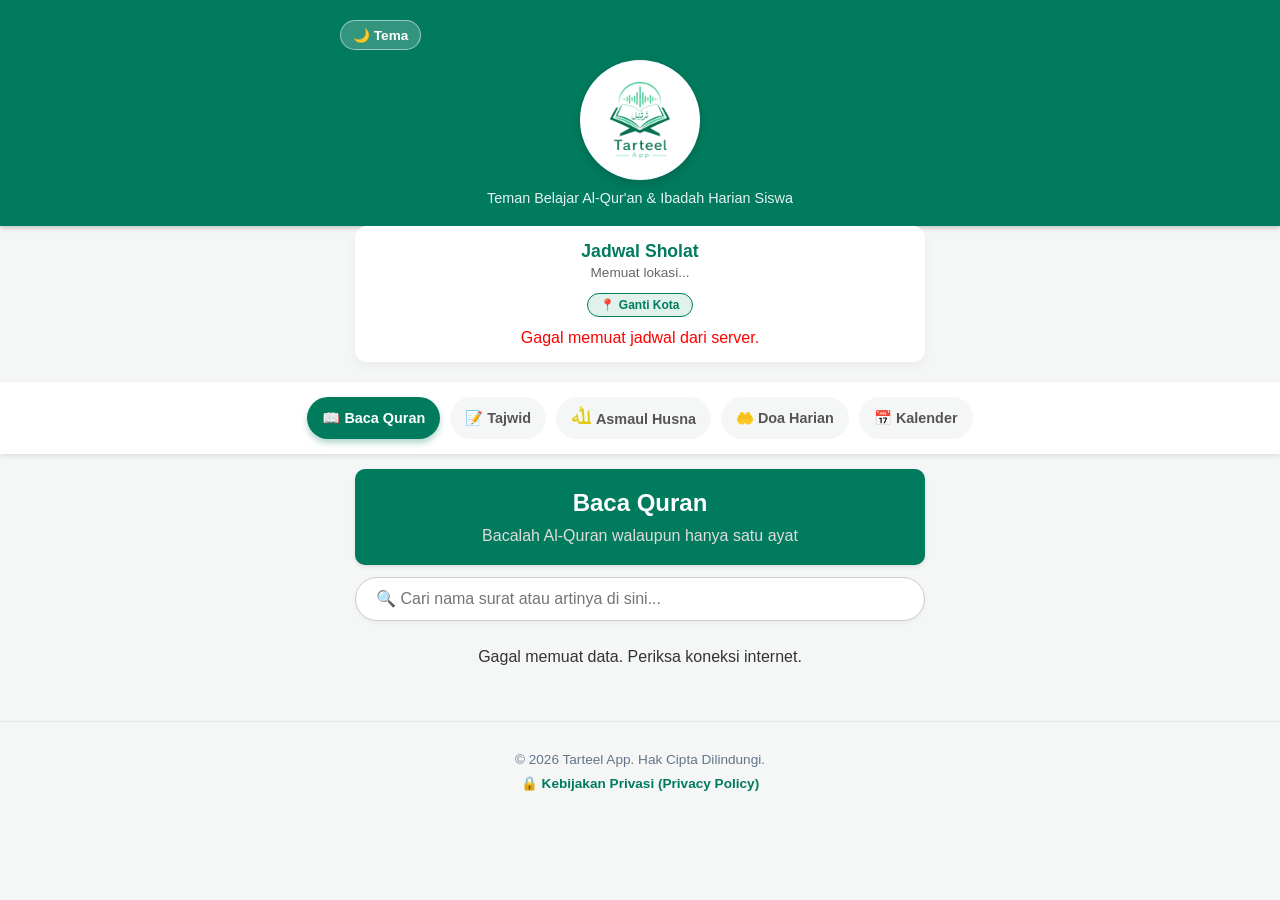
<file: index.html>
<!doctype html>
<html lang="id">
  <head>
    <meta charset="UTF-8" />
    <meta name="viewport" content="width=device-width, initial-scale=1.0" />
    <!-- JUDUL TAB BROWSER -->
    <title>Tarteel App - Teman Belajar Al-Qur'an & Ibadah Harian</title>
    <!-- PWA Manifest & Warna Tema Layar HP -->
    <link rel="manifest" href="manifest.json">
    <meta name="theme-color" content="#007b5e">
    <link rel="apple-touch-icon" href="Tarteel-removebg-preview.png">
    <!-- FAVICON (LOGO DI TAB BROWSER) -->
    <link rel="icon" type="image/png" href="Tarteel-removebg-preview.png">
    <link rel="stylesheet" href="style.css" />
    <link rel="stylesheet" href="https://cdn.datatables.net/1.13.6/css/jquery.dataTables.min.css">
</head>
  </head>
  <body>
    <script>
        if (localStorage.getItem('temaAplikasi') === 'dark') {
            document.body.classList.add('dark-mode');
        }
    </script>
    <header style="padding: 20px 15px;">
        <div style="max-width: 600px; margin: 0 auto; position: relative;">
            
            <!-- Menggunakan kelas CSS responsif -->
            <div class="posisi-tema">
                <button onclick="toggleDarkMode()" style="background: rgba(255, 255, 255, 0.2); color: white; padding: 6px 12px; border-radius: 20px; border: 1px solid rgba(255, 255, 255, 0.5); cursor: pointer; font-size: 0.85rem; font-weight: bold;">
                    🌙 Tema
                </button>
            </div>

            <div style="text-align: center;">
                <!-- <h1 style="margin: 0; font-size: 1.5rem;">Tarteel App</h1> -->
                 <!-- LOGO TARTEEL APP -->
        <div class="logo-box" style="background: white; width: 120px; height: 120px; border-radius: 50%; margin: 0 auto 10px auto; display: flex; align-items: center; justify-content: center; box-shadow: 0 4px 12px rgba(0,0,0,0.15); padding: 10px; box-sizing: border-box;">
            <img src="Tarteel-removebg-preview.png" alt="Logo Tarteel App" style="width: 100%; height: auto;">
        </div>
                <p style="margin: 5px 0 0 0; font-size: 0.9rem; opacity: 0.9;">Teman Belajar Al-Qur'an & Ibadah Harian Siswa</p>
            </div>

        </div>
    </header>
    <!-- WIDGET JADWAL SHOLAT -->
    <div style="max-width: 600px; margin: 0 auto 20px auto; padding: 0 15px;">
        <div class="jadwal-card" style="background: white; padding: 15px; border-radius: 12px; box-shadow: 0 4px 10px rgba(0,0,0,0.05);">
            <div style="text-align: center; margin-bottom: 12px;">
                <h3 style="margin: 0; color: #007b5e; font-size: 1.1rem;">Jadwal Sholat</h3>
                <p id="lokasi-sholat" style="margin: 3px 0 0 0; font-size: 0.85rem; color: #666;">Memuat lokasi...</p>
                <p id="tanggal-sholat" style="margin: 3px 0 0 0; font-size: 0.85rem; font-weight: bold; color: #333;"></p>
                
                <!-- TAMBAHAN: TOMBOL GANTI KOTA -->
                <button onclick="ubahKota()" style="margin-top: 10px; font-size: 0.75rem; background: #e0f2eb; color: #007b5e; border: 1px solid #007b5e; padding: 4px 12px; border-radius: 15px; cursor: pointer; font-weight: bold; transition: 0.3s;">
                    📍 Ganti Kota
                </button>
            </div>
            
            <div id="waktu-sholat" style="display: flex; justify-content: space-between; gap: 5px; text-align: center; overflow-x: auto;">
                <p style="font-size: 0.85rem; color: #666; width: 100%;">Sedang mengambil data Kemenag...</p>
            </div>
        </div>
    </div>

    <!-- MODAL GANTI KOTA CUSTOM -->
    <div id="modal-kota" style="display: none; position: fixed; z-index: 9999; left: 0; top: 0; width: 100%; height: 100%; background-color: rgba(0,0,0,0.5); align-items: center; justify-content: center; padding: 20px; box-sizing: border-box; backdrop-filter: blur(3px);">
        <div style="background: white; width: 100%; max-width: 350px; border-radius: 15px; padding: 25px; box-shadow: 0 10px 25px rgba(0,0,0,0.2); text-align: center; position: relative; animation: muncul 0.3s ease-out;">
            
            <!-- Tombol Silang (Tutup) -->
            <span onclick="tutupModalKota()" style="position: absolute; right: 20px; top: 15px; font-size: 1.5rem; font-weight: bold; color: #aaa; cursor: pointer;">&times;</span>

            <h3 style="color: #007b5e; margin-top: 0; margin-bottom: 10px;">📍 Cari Kota Anda</h3>
            <p style="font-size: 0.85rem; color: #666; margin-bottom: 20px; line-height: 1.4;">Masukkan nama kota atau kabupaten untuk menyesuaikan zona waktu sholat.</p>

            <!-- Kolom Input -->
            <input type="text" id="input-cari-kota" placeholder="Misal: Jakarta, Sleman..." style="width: 100%; padding: 12px; border: 2px solid #e0f2eb; border-radius: 10px; margin-bottom: 15px; box-sizing: border-box; font-family: inherit; font-size: 1rem; outline: none; transition: border 0.3s;" onfocus="this.style.borderColor='#007b5e'" onblur="this.style.borderColor='#e0f2eb'">

            <!-- Teks Notifikasi Hasil -->
            <div id="pesan-modal-kota" style="margin-bottom: 20px; font-size: 0.95rem; font-weight: bold; color: #333; min-height: 20px;"></div>

            <!-- Tombol Aksi -->
            <div id="area-tombol-kota" style="display: flex; gap: 10px; justify-content: center;">
                <button onclick="cariKotaApi()" style="background: #007b5e; color: white; border: none; padding: 10px 20px; border-radius: 20px; font-weight: bold; cursor: pointer; flex: 1; box-shadow: 0 2px 5px rgba(0,123,94,0.3);">🔍 Cari</button>
            </div>
            
        </div>
    </div>
    
    <!-- Sedikit CSS untuk animasi pop-up -->
    <style>
        @keyframes muncul {
            from { transform: scale(0.8); opacity: 0; }
            to { transform: scale(1); opacity: 1; }
        }
    </style>
        
    <!-- ======================================== -->
    <!-- TOMBOL PILIHAN MENU -->
    <div class="menu-container">
      <!-- Tombol ini memanggil fungsi JavaScript 'bukaMenu' saat diklik -->
        <button class="btn-menu aktif" onclick="bukaMenu('quran', this)">📖 Baca Quran</button>
        <button class="btn-menu" onclick="bukaMenu('tajwid', this)">📝 Tajwid</button>
        <button class="btn-menu" onclick="bukaMenu('asmaul-husna', this)"><span class="ikon-allah">ﷲ</span>  Asmaul Husna</button>
      <!-- TAMBAHAN TOMBOL DOA HARIAN -->
        <button onclick="bukaMenu('doa',this)"  class="btn-menu">🤲 Doa Harian</button>
        <button class="btn-menu" onclick="bukaMenu('kalender',this)">📅 Kalender</button> 
<!-- Sesuaikan class atau fungsi onclick-nya dengan tombol Anda yang lain -->
    </div>
    

    <main>
      <!-- 1. KONTEN BACA QURAN (Muncul pertama kali) -->
        <div id="quran" class="konten-menu" style="display: block;">
            <div class="surat-container">
                <div style="background:#007b5e; padding: 20px; border-radius: 10px; text-align: center; box-shadow: 0 2px 4px rgba(0, 0, 0, 0.1)">
            <h2 style="color: white">Baca Quran</h2>
            <p style="margin-top: 10px; color: #e2dbdb">Bacalah Al-Quran walaupun hanya satu ayat</p>
          </div>
                <!-- TAMBAHAN BARU: Kotak Pencarian Surat -->
                <input type="text" id="cari-surat" placeholder="🔍 Cari nama surat atau artinya di sini..." onkeyup="cariSurat()" style="width: 100%; padding: 12px 20px; margin-bottom: 15px; border-radius: 25px; border: 1px solid #ccc; font-size: 1rem; box-sizing: border-box; font-family: inherit; outline: none; box-shadow: 0 2px 4px rgba(0,0,0,0.05); transition: 0.3s;">
                
                <!-- Wadah list surat -->
                <div id="surat-list">
                    <p style="text-align: center; margin-top: 20px;">Memuat data Al-Qur'an...</p>
                </div>
                
            </div>
        </div>

      <!-- 2. KONTEN BELAJAR TAJWID -->
    <div id="tajwid" class="konten-menu" style="display: none">
        <div class="surat-container">
            
            <!-- KOTAK JUDUL (Diberi ID khusus agar kebal dari efek gelap) -->
            <div id="header-tajwid" style="background: #007b5e; padding: 20px; border-radius: 10px; text-align: center; box-shadow: 0 2px 4px rgba(0, 0, 0, 0.1); margin-bottom: 15px;">
                <h2 style="color: white; margin: 0;">Belajar Tajwid Dasar</h2>
                <p style="margin-top: 10px; color: #e2dbdb;">Sentuh materi untuk membaca penjelasan</p>
            </div>
            
        </div>
    </div>

      <!-- 3. KONTEN ASMAUL HUSNA (Disembunyikan sementara) -->
      <div id="asmaul-husna" class="konten-menu" style="display: none">
        <div class="surat-container">
          <div style="background: white; padding: 20px; border-radius: 10px; text-align: center; box-shadow: 0 2px 4px rgba(0, 0, 0, 0.1)">
            <h2 style="color: #007b5e">99 Asmaul Husna</h2>
            <p style="margin-top: 10px; color: #666">Daftar Asmaul Husna akan muncul di sini. (Fitur ini bisa kita kembangkan nanti)</p>
          </div>
        </div>
      </div>

      <!-- 4. KONTEN DOA HARIAN (Disembunyikan di awal) -->
        <div id="doa" class="konten-menu" style="display: none;">
            <div class="surat-container">
                
                <!-- Judul Bawaan Anda -->
                <div style="background: #007b5e; padding: 20px; border-radius: 10px; text-align: center; box-shadow: 0 2px 4px rgba(0, 0, 0, 0.1);">
                    <h2 style="color: white">100 Kumpulan Doa Harian</h2>
                    <p style="margin-top: 10px; color: #e2dbdb">Daftar 100 kumpulan doa harian</p>
                </div>
                <!-- TAMBAHAN: Kotak Pencarian Doa -->
                <input type="text" id="cari-doa" placeholder="🔍 Cari judul atau arti doa di sini..." onkeyup="cariDoa()" style="width: 100%; padding: 12px 20px; margin-bottom: 15px; border-radius: 25px; border: 1px solid #ccc; font-size: 1rem; box-sizing: border-box; font-family: inherit; outline: none; box-shadow: 0 2px 4px rgba(0,0,0,0.05); transition: 0.3s;">
                <!-- TAMBAHAN: Wadah kosong untuk meletakkan daftar lipat dari JavaScript -->
                <div id="doa-list" style="display: flex; flex-direction: column; gap: 10px;"></div>

            </div>
        </div>
        <!-- 5. KONTEN KALENDER HIJRIAH (Disembunyikan di awal) -->
    <div id="kalender" class="konten-menu" style="display: none;">
        <div class="surat-container">

            <!-- KOTAK JUDUL (Sama seperti Tajwid) -->
            <div id="header-kalender" style="background: #007b5e; padding: 20px; border-radius: 10px; text-align: center; box-shadow: 0 2px 4px rgba(0, 0, 0, 0.1); margin-bottom: 15px;">
                <h2 style="color: white; margin: 0;">Kalender Hijriah</h2>
                <p style="margin-top: 10px; color: #e2dbdb;">Tanggal Islam Hari Ini & Urutan Bulan</p>
            </div>

            <!-- KOTAK TANGGAL HARI INI -->
            <div id="info-hijriah" style="background: white; padding: 20px; border-radius: 10px; text-align: center; margin-bottom: 15px; box-shadow: 0 2px 4px rgba(0,0,0,0.1);">
                <h3 style="color: #666; margin: 0 0 10px 0; font-size: 1rem;">Tanggal Hijriah Hari Ini:</h3>
                <h1 id="tanggal-hijriah-teks" style="color: #007b5e; margin: 0; font-size: 1.8rem; font-weight: bold;">Memuat...</h1>
            </div>

            <!-- DAFTAR BULAN HIJRIAH -->
            <div id="list-bulan" style="display: flex; flex-direction: column; gap: 10px;">
                <!-- Nanti akan diisi oleh JavaScript -->
            </div>

        </div>
    </div>
     <!-- ======================================================= -->
       <!-- SCRIPT KALENDER HIJRIAH (FIX ACCORDION BISA DITUTUP) -->
       <!-- ======================================================= -->
       <script>
           let tahunHijriahGlobal = ""; 
           let bulanIniGlobal = 0;
           let tanggalIniGlobal = 0;

           function ubahKeAngkaArab(angka) {
               const digitArab = ['٠', '١', '٢', '٣', '٤', '٥', '٦', '٧', '٨', '٩'];
               return angka.toString().split('').map(d => digitArab[d]).join('');
           }

           window.bukaPanelBulan = function(elemen, bulanAngka) {
               let panel = elemen.nextElementSibling;
               let icon = elemen.querySelector('.panah-icon');
               
               // KUNCI PERBAIKAN: Catat dulu status panel INI sebelum semua panel ditutup!
               let apakahSedangTerbuka = (panel.style.display === "block");
               
               // Tutup semua panel dan kembalikan semua panah ke bawah
               document.querySelectorAll('.panel-kalender-bulan').forEach(p => p.style.display = 'none');
               document.querySelectorAll('.panah-icon').forEach(i => i.innerText = '▼');
               
               // Jika SEBELUMNYA panel ini tertutup, baru kita buka.
               // (Jika sebelumnya terbuka, biarkan saja tertutup karena sudah dieksekusi kode di atas)
               if (!apakahSedangTerbuka) {
                   panel.style.display = "block";
                   icon.innerText = "▲"; 
                   
                   let wadahGrid = panel.querySelector('.wadah-grid-api');
                   
                   if(wadahGrid.innerHTML === "") {
                       wadahGrid.innerHTML = '<p style="text-align:center; padding:20px; color:#666;">⏳ Mengambil data presisi...</p>';
                       
                       fetch(`https://api.aladhan.com/v1/hToGCalendar/${bulanAngka}/${tahunHijriahGlobal}`)
                           .then(response => response.json())
                           .then(data => {
                               let hariBulanIni = data.data;
                               
                               let htmlGrid = `
                                   <div class="grid-kalender-hijriah">
                                       <div class="hari-header">Ahd</div>
                                       <div class="hari-header">Sen</div>
                                       <div class="hari-header">Sel</div>
                                       <div class="hari-header">Rab</div>
                                       <div class="hari-header">Kam</div>
                                       <div class="hari-header">Jum</div>
                                       <div class="hari-header">Sab</div>
                               `;
                               
                               const namaHariEng = ["Sunday", "Monday", "Tuesday", "Wednesday", "Thursday", "Friday", "Saturday"];
                               let hariPertamaEng = hariBulanIni[0].gregorian.weekday.en;
                               let indexHariPertama = namaHariEng.indexOf(hariPertamaEng);
                               
                               for(let i = 0; i < indexHariPertama; i++) {
                                   htmlGrid += `<div class="hari-kosong"></div>`;
                               }
                               
                               hariBulanIni.forEach(hariObj => {
                                   let tglHijri = parseInt(hariObj.hijri.day);
                                   let tglMasehi = parseInt(hariObj.gregorian.day);
                                   let tglHijriArab = ubahKeAngkaArab(tglHijri);
                                   
                                   let kelasAktif = (bulanAngka === bulanIniGlobal && tglHijri === tanggalIniGlobal) ? " hari-ini-aktif" : "";
                                   
                                   htmlGrid += `
                                       <div class="hari-kotak-api${kelasAktif}">
                                           <div class="tgl-h" style="font-size: 1.6rem; margin-bottom: 2px;">${tglHijriArab}</div>
                                           <div class="tgl-m">${tglMasehi}</div>
                                       </div>
                                   `;
                               });
                               
                               htmlGrid += `</div>`;
                               wadahGrid.innerHTML = htmlGrid;
                           })
                           .catch(err => {
                               wadahGrid.innerHTML = '<p style="text-align:center; color:red;">Gagal mengambil kalender. Periksa koneksi.</p>';
                           });
                   }
               }
           };

           setTimeout(function() {
               fetch('https://api.aladhan.com/v1/timingsByCity?city=Jakarta&country=Indonesia')
                   .then(response => response.json())
                   .then(data => {
                       const hijri = data.data.date.hijri;
                       
                       tahunHijriahGlobal = hijri.year; 
                       bulanIniGlobal = parseInt(hijri.month.number);
                       tanggalIniGlobal = parseInt(hijri.day);
                       
                       const teksTanggal = hijri.day + ' ' + hijri.month.en + ' ' + hijri.year + ' H';
                       document.getElementById('tanggal-hijriah-teks').innerText = teksTanggal;

                       const listBulan = document.getElementById('list-bulan');
                       const dataBulan = [
                           {nama: "1. Muharram", no: 1}, {nama: "2. Safar", no: 2}, 
                           {nama: "3. Rabiul Awal", no: 3}, {nama: "4. Rabiul Akhir", no: 4}, 
                           {nama: "5. Jumadil Awal", no: 5}, {nama: "6. Jumadil Akhir", no: 6}, 
                           {nama: "7. Rajab", no: 7}, {nama: "8. Sya'ban", no: 8}, 
                           {nama: "9. Ramadhan", no: 9}, {nama: "10. Syawal", no: 10}, 
                           {nama: "11. Dzulqa'dah", no: 11}, {nama: "12. Dzulhijjah", no: 12}
                       ];
                       
                       let htmlBulan = "";
                       dataBulan.forEach(function(bulan) {
                           htmlBulan += `
                               <button class="tombol-accordion-bulan" onclick="bukaPanelBulan(this, ${bulan.no})">
                                   <span>${bulan.nama}</span>
                                   <span class="panah-icon">▼</span>
                               </button>
                               <div class="panel-kalender-bulan" style="display: none;">
                                   <p class="judul-bulan-panel">Kalender ${bulan.nama.split('. ')[1]} ${tahunHijriahGlobal} H</p>
                                   <div class="wadah-grid-api"></div>
                               </div>
                           `;
                       });
                       listBulan.innerHTML = htmlBulan;
                   })
                   .catch(error => {
                       document.getElementById('tanggal-hijriah-teks').innerText = "Mode Offline Aktif";
                   });
           }, 500); 
       </script>
    </main>
    <!-- MODAL PILIHAN TEMPLATE MEMBACA -->
    <div id="modal-template" style="display: none; position: fixed; top: 0; left: 0; width: 100%; height: 100%; background: rgba(0,0,0,0.5); z-index: 1000; justify-content: center; align-items: center;">
        <div style="background: white; padding: 25px; border-radius: 12px; width: 90%; max-width: 350px; text-align: center; box-shadow: 0 4px 10px rgba(0,0,0,0.2);">
            <h3 style="margin-top: 0; color: #007b5e; font-size: 1.2rem;">Pilih Mode Membaca</h3>
            <p style="font-size: 0.9rem; color: #666; margin-bottom: 20px;">Silakan pilih gaya tampilan untuk surat ini:</p>
            
            <!-- Pilihan Checkbox / Opsi -->
            <div style="text-align: left; display: flex; flex-direction: column; gap: 12px; margin-bottom: 20px; background: #f9f9f9; padding: 15px; border-radius: 8px;">
                <label style="cursor: pointer; font-size: 0.95rem; font-weight: bold; color: #333;">
                    <input type="radio" name="pilihan-mode" value="ayat" checked style="margin-right: 8px;">
                    Baca Per Ayat (Audio & Auto-Scroll)
                </label>
                <label style="cursor: pointer; font-size: 0.95rem; font-weight: bold; color: #333;">
                    <input type="radio" name="pilihan-mode" value="halaman" style="margin-right: 8px;">
                    Baca Per Halaman (Teks Utuh)
                </label>
            </div>

            <!-- Tombol Aksi -->
            <div style="display: flex; gap: 10px;">
                <button onclick="tutupModal()" style="flex: 1; background: #ccc; border: none; padding: 10px; border-radius: 20px; font-weight: bold; cursor: pointer; color: #333;">Batal</button>
                <button onclick="lanjutkanMembaca()" style="flex: 1; background: #007b5e; border: none; padding: 10px; border-radius: 20px; font-weight: bold; cursor: pointer; color: white;">Mulai</button>
            </div>
        </div>
    </div>
   <script src="script.js?v=3"></script>
    <!-- Pustaka DataTables -->
    <script src="https://code.jquery.com/jquery-3.7.0.min.js"></script>
    <script src="https://cdn.datatables.net/1.13.6/js/jquery.dataTables.min.js"></script>

    <script src="script.js"></script>
    <script>
        // Kunci memori baru agar bebas dari bug/data nyangkut
        const KUNCI_MEMORI = 'idKotaRohaniApp'; 

        // 1. Fungsi Utama Memuat Jadwal
        async function muatJadwalSholat() {
            const wadahWaktu = document.getElementById('waktu-sholat');
            try {
                // Ambil ID dari memori
                let idKota = localStorage.getItem(KUNCI_MEMORI);
                
                // Pengecekan ketat: Jika kosong, null, atau undefined, paksa ke Bekasi (1221)
                if (!idKota || idKota === "undefined" || idKota === "null") {
                    idKota = '1221'; 
                }
                
                const date = new Date();
                const tahun = date.getFullYear();
                const bulan = String(date.getMonth() + 1).padStart(2, '0');
                const tanggal = String(date.getDate()).padStart(2, '0');
                
                const url = "https://api.myquran.com/v2/sholat/jadwal/" + idKota + "/" + tahun + "/" + bulan + "/" + tanggal;
                
                const response = await fetch(url);
                const data = await response.json();
                
                if(data.status) {
                    const j = data.data.jadwal;
                    document.getElementById('lokasi-sholat').innerText = data.data.lokasi;
                    document.getElementById('tanggal-sholat').innerText = j.tanggal;
                    
                    wadahWaktu.innerHTML = `
                        <div class="waktu-item"><div style="font-size:0.7rem; color:#666;">Subuh</div><div style="font-weight:bold; color:#007b5e; font-size: 0.9rem;">${j.subuh}</div></div>
                        <div class="waktu-item"><div style="font-size:0.7rem; color:#666;">Dhuha</div><div style="font-weight:bold; color:#007b5e; font-size: 0.9rem;">${j.dhuha}</div></div>
                        <div class="waktu-item"><div style="font-size:0.7rem; color:#666;">Dzuhur</div><div style="font-weight:bold; color:#007b5e; font-size: 0.9rem;">${j.dzuhur}</div></div>
                        <div class="waktu-item"><div style="font-size:0.7rem; color:#666;">Ashar</div><div style="font-weight:bold; color:#007b5e; font-size: 0.9rem;">${j.ashar}</div></div>
                        <div class="waktu-item"><div style="font-size:0.7rem; color:#666;">Maghrib</div><div style="font-weight:bold; color:#007b5e; font-size: 0.9rem;">${j.maghrib}</div></div>
                        <div class="waktu-item"><div style="font-size:0.7rem; color:#666;">Isya</div><div style="font-weight:bold; color:#007b5e; font-size: 0.9rem;">${j.isya}</div></div>
                    `;
                }
            } catch (err) {
                wadahWaktu.innerHTML = '<p style="color:red; width:100%;">Gagal memuat jadwal dari server.</p>';
            }
        }

        // 2. Menampilkan Modal
        function ubahKota() {
            document.getElementById('modal-kota').style.display = 'flex';
            document.getElementById('input-cari-kota').style.display = 'block';
            document.getElementById('input-cari-kota').value = '';
            document.getElementById('pesan-modal-kota').innerHTML = '';
            
            document.getElementById('area-tombol-kota').innerHTML = `
                <button onclick="cariKotaApi()" style="background: #007b5e; color: white; border: none; padding: 10px 20px; border-radius: 20px; font-weight: bold; cursor: pointer; flex: 1;">🔍 Cari</button>
            `;
            
            setTimeout(() => document.getElementById('input-cari-kota').focus(), 100);
        }

        // 3. Menutup Modal
        function tutupModalKota() {
            document.getElementById('modal-kota').style.display = 'none';
        }

        // 4. Memproses Pencarian ke Server
        async function cariKotaApi() {
            const namaKota = document.getElementById('input-cari-kota').value.trim();
            const pesanEl = document.getElementById('pesan-modal-kota');
            const areaTombol = document.getElementById('area-tombol-kota');

            if (!namaKota) {
                pesanEl.innerHTML = '<span style="color:red;">Ketik nama kotanya dulu ya!</span>';
                return;
            }

            pesanEl.innerHTML = '<span style="color:#007b5e;">Mencari kota... ⏳</span>';

            try {
                const response = await fetch("https://api.myquran.com/v2/sholat/kota/cari/" + namaKota);
                const data = await response.json();

                if (data.status === true && data.data.length > 0) {
                    const kota = data.data[0];
                    document.getElementById('input-cari-kota').style.display = 'none';
                    pesanEl.innerHTML = `Apakah maksud Anda:<br><span style="color:#007b5e; font-size: 1.2rem;">${kota.lokasi}</span>?`;

                    areaTombol.innerHTML = `
                        <button onclick="simpanKotaBaru('${kota.id}')" style="background: #007b5e; color: white; border: none; padding: 10px 20px; border-radius: 20px; font-weight: bold; cursor: pointer; flex: 1;">Ya, Simpan</button>
                        <button onclick="ubahKota()" style="background: #f1f1f1; color: #333; border: none; padding: 10px 20px; border-radius: 20px; font-weight: bold; cursor: pointer; flex: 1;">Ulangi</button>
                    `;
                } else {
                    pesanEl.innerHTML = '<span style="color:red;">Kota tidak ditemukan.</span>';
                }
            } catch (err) {
                pesanEl.innerHTML = '<span style="color:red;">Terjadi kesalahan jaringan.</span>';
            }
        }

        // 5. Menyimpan ID Kota Baru
        function simpanKotaBaru(idBaru) {
            // Simpan ke memori menggunakan kunci yang baru
            localStorage.setItem(KUNCI_MEMORI, idBaru); 
            tutupModalKota(); 
            muatJadwalSholat(); 
        }

        // 6. Jalankan fungsi dengan cara paling aman
        // Ini memastikan HTML dimuat penuh dulu, baru API dipanggil
        document.addEventListener("DOMContentLoaded", muatJadwalSholat);
    </script>
    <!-- Script untuk mendaftarkan Service Worker PWA -->
    <script>
      if ('serviceWorker' in navigator) {
        window.addEventListener('load', () => {
          navigator.serviceWorker.register('sw.js')
            .then(registration => {
              console.log('PWA berhasil didaftarkan!');
            })
            .catch(err => {
              console.log('PWA gagal didaftarkan: ', err);
            });
        });
      }
    </script>

    <!-- ================================================== -->
<!-- FOOTER TARKEELL APP -->
<!-- ================================================== -->
<footer style="text-align: center; padding: 30px 15px; margin-top: 40px; border-top: 1px solid #e2e8f0; color: #64748b; font-size: 0.85rem;">
    <p style="margin: 0 0 8px 0;">&copy; 2026 Tarteel App. Hak Cipta Dilindungi.</p>
    <a href="privacy.html" style="color: #007b5e; text-decoration: none; font-weight: bold; transition: opacity 0.2s;">
        🔒 Kebijakan Privasi (Privacy Policy)
    </a>
</footer>
</body>
</html>
</file>
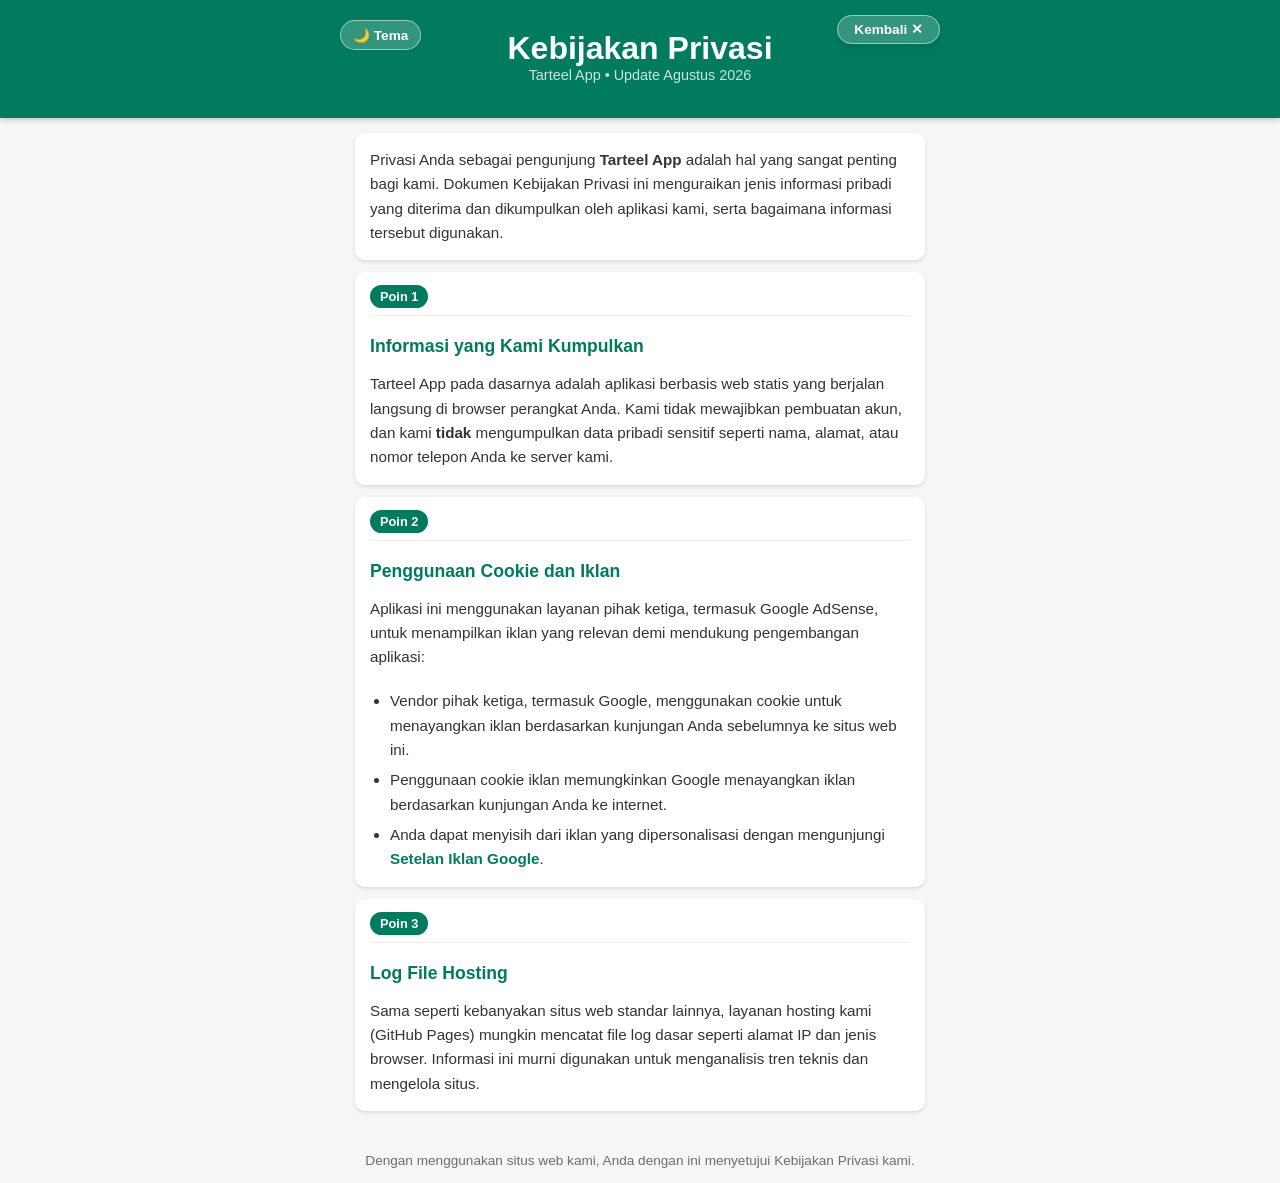
<file: privacy.html>
<!doctype html>
<html lang="id">
  <head>
    <meta charset="UTF-8" />
    <meta name="viewport" content="width=device-width, initial-scale=1.0" />
    <title>Kebijakan Privasi - Tarteel App</title>

    <!-- PWA Manifest & Warna Tema Layar HP -->
    <link rel="manifest" href="manifest.json" />
    <meta name="theme-color" content="#007b5e" />
    <link rel="apple-touch-icon" href="Tarteel-removebg-preview.png" />
    <link rel="icon" type="image/png" href="Tarteel-removebg-preview.png" />
    <link rel="stylesheet" href="style.css" />
  </head>
  <body>
    <header>
      <div style="max-width: 600px; margin: 0 auto; position: relative">
        <!-- TOMBOL TEMA DI POJOK KIRI ATAS -->
        <button
          onclick="toggleDarkMode()"
          style="
            position: absolute;
            top: 0;
            left: 0;
            background: rgba(255, 255, 255, 0.2);
            color: white;
            padding: 6px 12px;
            border-radius: 20px;
            border: 1px solid rgba(255, 255, 255, 0.5);
            cursor: pointer;
            font-size: 0.85rem;
            font-weight: bold;
          "
        >
          🌙 Tema
        </button>

        <!-- TOMBOL KEMBALI DI POJOK KANAN ATAS -->
        <div style="position: absolute; top: 0; right: 0">
          <a href="index.html" class="btn-kembali" style="position: static">Kembali &#10005;</a>
        </div>

        <div style="text-align: center; padding-top: 10px">
          <h1>Kebijakan Privasi</h1>
          <p style="font-size: 0.9rem; opacity: 0.8; margin-bottom: 15px">Tarteel App • Update Agustus 2026</p>
        </div>
      </div>
    </header>

    <main>
      <div class="surat-container">
        <!-- Kartu Pengantar -->
        <div class="surat-card" style="flex-direction: column; align-items: stretch; gap: 10px">
          <p style="margin: 0; line-height: 1.6; font-size: 0.95rem">
            Privasi Anda sebagai pengunjung <strong>Tarteel App</strong> adalah hal yang sangat penting bagi kami. Dokumen Kebijakan Privasi ini menguraikan jenis informasi pribadi yang diterima dan dikumpulkan oleh aplikasi kami, serta
            bagaimana informasi tersebut digunakan.
          </p>
        </div>

        <!-- Kartu Poin 1 -->
        <div class="surat-card" style="flex-direction: column; align-items: stretch; gap: 10px">
          <div style="border-bottom: 1px solid #eee; padding-bottom: 10px; margin-bottom: 10px">
            <span style="background: #007b5e; color: white; padding: 4px 10px; border-radius: 20px; font-size: 0.8rem; font-weight: bold">Poin 1</span>
          </div>
          <h3 style="margin: 0 0 5px 0; font-size: 1.1rem; color: #007b5e">Informasi yang Kami Kumpulkan</h3>
          <p style="margin: 0; line-height: 1.6; font-size: 0.95rem">
            Tarteel App pada dasarnya adalah aplikasi berbasis web statis yang berjalan langsung di browser perangkat Anda. Kami tidak mewajibkan pembuatan akun, dan kami <strong>tidak</strong> mengumpulkan data pribadi sensitif seperti
            nama, alamat, atau nomor telepon Anda ke server kami.
          </p>
        </div>

        <!-- Kartu Poin 2 -->
        <div class="surat-card" style="flex-direction: column; align-items: stretch; gap: 10px">
          <div style="border-bottom: 1px solid #eee; padding-bottom: 10px; margin-bottom: 10px">
            <span style="background: #007b5e; color: white; padding: 4px 10px; border-radius: 20px; font-size: 0.8rem; font-weight: bold">Poin 2</span>
          </div>
          <h3 style="margin: 0 0 5px 0; font-size: 1.1rem; color: #007b5e">Penggunaan Cookie dan Iklan</h3>
          <p style="margin: 0 0 10px 0; line-height: 1.6; font-size: 0.95rem">Aplikasi ini menggunakan layanan pihak ketiga, termasuk Google AdSense, untuk menampilkan iklan yang relevan demi mendukung pengembangan aplikasi:</p>
          <ul style="margin: 0; padding-left: 20px; line-height: 1.6; font-size: 0.95rem">
            <li style="margin-bottom: 6px">Vendor pihak ketiga, termasuk Google, menggunakan cookie untuk menayangkan iklan berdasarkan kunjungan Anda sebelumnya ke situs web ini.</li>
            <li style="margin-bottom: 6px">Penggunaan cookie iklan memungkinkan Google menayangkan iklan berdasarkan kunjungan Anda ke internet.</li>
            <li>Anda dapat menyisih dari iklan yang dipersonalisasi dengan mengunjungi <a href="https://myadcenter.google.com/" target="_blank" style="color: #007b5e; text-decoration: none; font-weight: bold">Setelan Iklan Google</a>.</li>
          </ul>
        </div>

        <!-- Kartu Poin 3 -->
        <div class="surat-card" style="flex-direction: column; align-items: stretch; gap: 10px">
          <div style="border-bottom: 1px solid #eee; padding-bottom: 10px; margin-bottom: 10px">
            <span style="background: #007b5e; color: white; padding: 4px 10px; border-radius: 20px; font-size: 0.8rem; font-weight: bold">Poin 3</span>
          </div>
          <h3 style="margin: 0 0 5px 0; font-size: 1.1rem; color: #007b5e">Log File Hosting</h3>
          <p style="margin: 0; line-height: 1.6; font-size: 0.95rem">
            Sama seperti kebanyakan situs web standar lainnya, layanan hosting kami (GitHub Pages) mungkin mencatat file log dasar seperti alamat IP dan jenis browser. Informasi ini murni digunakan untuk menganalisis tren teknis dan
            mengelola situs.
          </p>
        </div>

        <p style="text-align: center; opacity: 0.7; font-size: 0.85rem; margin-top: 30px">Dengan menggunakan situs web kami, Anda dengan ini menyetujui Kebijakan Privasi kami.</p>
      </div>
    </main>

    <script>
      // Fungsi Mode Gelap (Dark Mode) khusus halaman ini
      // Mengambil status tema dari localStorage agar selaras dengan index/surah
      function toggleDarkMode() {
        document.body.classList.toggle('dark-mode');
        if (document.body.classList.contains('dark-mode')) {
          localStorage.setItem('theme', 'dark');
        } else {
          localStorage.setItem('theme', 'light');
        }
      }

      // Cek tema saat halaman pertama kali dimuat
      if (localStorage.getItem('theme') === 'dark') {
        document.body.classList.add('dark-mode');
      }
    </script>
    <!-- Script untuk mendaftarkan Service Worker PWA -->
    <script>
      if ('serviceWorker' in navigator) {
        window.addEventListener('load', () => {
          navigator.serviceWorker
            .register('sw.js')
            .then((registration) => {
              console.log('PWA berhasil didaftarkan!');
            })
            .catch((err) => {
              console.log('PWA gagal didaftarkan: ', err);
            });
        });
      }
    </script>
  </body>
</html>
</file>
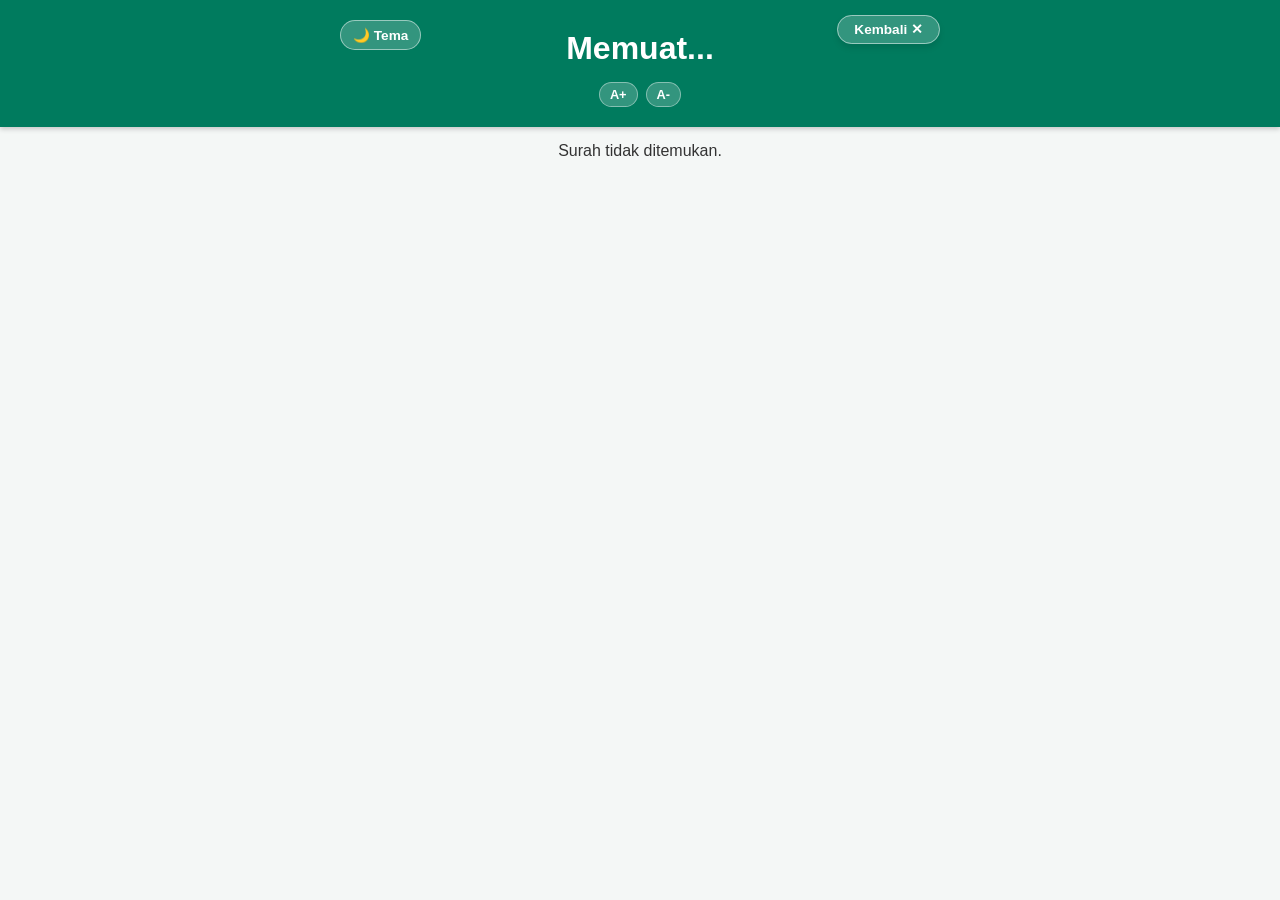
<file: surah.html>
<!doctype html>
<html lang="id">
  <head>
    <meta charset="UTF-8" />
    <meta name="viewport" content="width=device-width, initial-scale=1.0" />
    <title>Baca Surah - Al-Qur'an Digital</title>
    <!-- PWA Manifest & Warna Tema Layar HP -->
    <link rel="manifest" href="manifest.json" />
    <meta name="theme-color" content="#007b5e" />
    <link rel="apple-touch-icon" href="Tarteel-removebg-preview.png" />
    <link rel="stylesheet" href="style.css" />
  </head>
  <body>
    <header>
      <div style="max-width: 600px; margin: 0 auto; position: relative">
        <!-- TOMBOL TEMA DI POJOK KIRI ATAS -->
        <button
          onclick="toggleDarkMode()"
          style="
            position: absolute;
            top: 0;
            left: 0;
            background: rgba(255, 255, 255, 0.2);
            color: white;
            padding: 6px 12px;
            border-radius: 20px;
            border: 1px solid rgba(255, 255, 255, 0.5);
            cursor: pointer;
            font-size: 0.85rem;
            font-weight: bold;
          "
        >
          🌙 Tema
        </button>

        <!-- TOMBOL KEMBALI DI POJOK KANAN ATAS -->
        <div style="position: absolute; top: 0; right: 0">
          <a href="index.html" class="btn-kembali" style="position: static">Kembali &#10005;</a>
        </div>

        <div style="text-align: center; padding-top: 10px">
          <h1 id="judul-surah">Memuat...</h1>
          <p id="info-surah" style="font-size: 0.9rem; opacity: 0.8; margin-bottom: 15px"></p>
          <div id="audio-container"></div>

          <div style="margin-top: 10px; display: flex; justify-content: center; gap: 8px">
            <button
              onclick="ubahUkuranFont(2)"
              style="background: rgba(255, 255, 255, 0.2); color: white; border: 1px solid rgba(255, 255, 255, 0.4); padding: 4px 10px; border-radius: 15px; cursor: pointer; font-size: 0.8rem; font-weight: bold"
            >
              A+
            </button>
            <button
              onclick="ubahUkuranFont(-2)"
              style="background: rgba(255, 255, 255, 0.2); color: white; border: 1px solid rgba(255, 255, 255, 0.4); padding: 4px 10px; border-radius: 15px; cursor: pointer; font-size: 0.8rem; font-weight: bold"
            >
              A-
            </button>
          </div>
        </div>
      </div>
    </header>

    <main>
      <div id="ayat-list" class="surat-container">
        <p style="text-align: center; margin-top: 20px">Memuat ayat Al-Qur'an...</p>
      </div>
    </main>

    <script src="surah.js"></script>
    <!-- Script untuk mendaftarkan Service Worker PWA -->
    <script>
      if ('serviceWorker' in navigator) {
        window.addEventListener('load', () => {
          navigator.serviceWorker
            .register('sw.js')
            .then((registration) => {
              console.log('PWA berhasil didaftarkan!');
            })
            .catch((err) => {
              console.log('PWA gagal didaftarkan: ', err);
            });
        });
      }
    </script>
  </body>
</html>
</file>
<file: style.css>
@import url('https://fonts.googleapis.com/css2?family=Amiri+Quran&display=swap');
* {
  box-sizing: border-box;
  margin: 0;
  padding: 0;
}

body {
  font-family: 'Segoe UI', Tahoma, Geneva, Verdana, sans-serif;
  background-color: #f4f7f6;
  color: #333;
}

header {
  background-color: #007b5e; /* Warna hijau identik Islami */
  color: white;
  padding: 20px;
  text-align: center;
  box-shadow: 0 2px 5px rgba(0, 0, 0, 0.2);
}

.surat-container {
  padding: 15px;
  display: flex;
  flex-direction: column;
  gap: 12px;
  max-width: 600px;
  margin: 0 auto; /* Posisi di tengah jika dibuka di laptop */
}

.surat-card {
  background: white;
  padding: 15px;
  border-radius: 10px;
  display: flex;
  justify-content: space-between;
  align-items: center;
  box-shadow: 0 2px 4px rgba(0, 0, 0, 0.1);
  cursor: pointer;
}

.surat-info h2 {
  font-size: 1.2rem;
  margin-bottom: 5px;
}

.surat-info p {
  font-size: 0.9rem;
  color: #666;
}

.surat-arab {
  font-size: 1.8rem;
  font-weight: bold;
  text-align: right;
  color: #007b5e;
}
.font-arab {
  font-family: 'Amiri Quran', serif;
  font-size: 2.5rem; /* Ukuran huruf diperbesar agar lebih jelas */
  line-height: 2.5; /* Jarak antar baris diperlebar agar harakat tidak menabrak */
  text-align: right;
  color: #111;
}
/* --- DESAIN TOMBOL KEMBALI (POJOK KANAN ATAS) --- */
.btn-kembali {
  position: absolute;
  top: 0;
  right: 0; /* Menggeser posisi ke pojok kanan */
  background-color: rgba(255, 255, 255, 0.2); /* Efek transparan */
  color: white;
  padding: 6px 16px;
  border-radius: 20px; /* Bentuk tombol kapsul */
  text-decoration: none;
  font-size: 0.85rem;
  font-weight: bold;
  border: 1px solid rgba(255, 255, 255, 0.5); /* Garis tepi tipis bersinar */
  box-shadow: 0 4px 6px rgba(0, 0, 0, 0.1);
  transition: all 0.3s ease; /* Animasi mulus */
}

/* Efek ketika tombol disentuh / diklik */
.btn-kembali:hover,
.btn-kembali:active {
  background-color: white;
  color: #007b5e; /* Tulisan berubah hijau menyesuaikan tema */
}
/* --- DESAIN MENU PILIHAN --- */
.menu-container {
  display: flex;
  justify-content: center;
  flex-wrap: wrap;
  gap: 10px;
  padding: 15px;
  background-color: white;
  box-shadow: 0 2px 5px rgba(0, 0, 0, 0.1);
  position: sticky; /* Membuat menu tetap di atas saat di-scroll */
  top: 0;
  z-index: 100;
}
/* Memastikan ukuran tombol sedikit menyesuaikan di layar HP */
@media (max-width: 480px) {
  .menu-container button {
    flex: 1 1 auto; /* Membuat tombol sedikit memanjang mengisi ruang kosong jika diperlukan */
    font-size: 0.9rem; /* Mengecilkan teks sedikit agar lebih pas */
  }
}
.btn-menu {
  padding: 10px 15px;
  border: none;
  border-radius: 25px;
  background-color: #f4f7f6;
  color: #555;
  font-weight: bold;
  cursor: pointer;
  transition: all 0.3s ease;
  font-family: inherit;
  font-size: 0.9rem;
}

/* Efek saat tombol disentuh */
.btn-menu:hover {
  background-color: #e8f5e9;
  color: #007b5e;
}

/* Efek untuk tombol yang sedang aktif/terpilih */
.btn-menu.aktif {
  background-color: #007b5e;
  color: white;
  box-shadow: 0 4px 6px rgba(0, 123, 94, 0.3);
}

/* Animasi halus saat berganti menu */
.konten-menu {
  animation: fadeIn 0.4s ease-in-out;
}

@keyframes fadeIn {
  from {
    opacity: 0;
    transform: translateY(10px);
  }
  to {
    opacity: 1;
    transform: translateY(0);
  }
}
/* --- TEMA MODE GELAP (DARK MODE) --- */
body.dark-mode {
  background-color: #121212;
  color: #e0e0e0;
}

body.dark-mode header {
  background-color: #1f1f1f;
}

body.dark-mode .surat-card,
body.dark-mode .menu-container {
  background-color: #1e1e1e !important;
  color: #e0e0e0 !important;
  border-color: #333 !important;
}

body.dark-mode .surat-card h2,
body.dark-mode .surat-card div {
  color: #e0e0e0 !important;
}

body.dark-mode .surat-arab {
  color: #4db6ac !important; /* Warna hijau terang agar kontras di latar gelap */
}

body.dark-mode input[type='text'] {
  background-color: #2d2d2d;
  color: white;
  border-color: #444;
}
/* --- PENGATURAN RESPONSIF HEADER (TOMBOL ATAS) --- */
.header-top {
  display: flex;
  justify-content: center; /* Default di HP: Rata tengah */
  align-items: center;
  margin-bottom: 10px;
}

/* Jika dibuka di layar komputer/laptop (lebar di atas 768px) */
@media (min-width: 768px) {
  .header-top {
    justify-content: flex-start; /* Berubah jadi rata kiri */
  }
}
/* --- POSISI TOMBOL TEMA RESPONSIF DI HALAMAN UTAMA --- */
.posisi-tema {
  text-align: center; /* Default untuk Layar HP: Posisi di Tengah */
  margin-bottom: 10px;
}

/* Jika dibuka di komputer/laptop (lebar layar di atas 768px) */
@media (min-width: 768px) {
  .posisi-tema {
    text-align: left; /* Otomatis bergeser ke kiri */
  }
}
/* --- WIDGET JADWAL SHOLAT --- */
.waktu-item {
  flex: 1;
  min-width: 50px;
  background: #f4fcf9;
  padding: 8px 2px;
  border-radius: 8px;
  border: 1px solid #e0f2eb;
}
/* ==================================================
   EFEK DARK MODE UNTUK WIDGET JADWAL SHOLAT 
================================================== */

/* 1. Mengubah latar belakang kotak utama menjadi gelap */
body.dark-mode .jadwal-card {
  background-color: #2f3032 !important; /* Warna gelap khas */
  box-shadow: 0 4px 10px rgba(0, 0, 0, 0.5) !important; /* Bayangan lebih pekat */
}

/* 2. Menyesuaikan teks tanggal dan lokasi agar lebih terang */
body.dark-mode #lokasi-sholat,
body.dark-mode #tanggal-sholat {
  color: #e2e8f0 !important;
}

/* 3. Mengubah warna kotak-kotak kecil waktu sholat */
body.dark-mode .waktu-item {
  background-color: #334155 !important;
  border-color: #475569 !important;
}

/* 4. Menyesuaikan teks Subuh, Dhuha, dll agar tidak abu-abu gelap lagi */
body.dark-mode .waktu-item div:first-child {
  color: #cbd5e1 !important;
}

/* 5. Menerangkan warna teks jam (hijau) agar lebih kontras di layar gelap */
body.dark-mode .waktu-item div:last-child {
  color: #34d399 !important; /* Hijau pastel menyala */
}

/* 6. Menyesuaikan tombol Ganti Kota di mode gelap */
body.dark-mode .jadwal-card button {
  background-color: #0f172a !important;
  border-color: #34d399 !important;
  color: #34d399 !important;
}

/* ==================================================
   DARK MODE TAJWID (JUDUL HIJAU, LIST GELAP)
================================================== */

/* 1. Paksa semua kotak (div) dan tombol di halaman Tajwid jadi gelap dulu */
body.dark-mode #tajwid div,
body.dark-mode #tajwid button {
  background-color: #1e1e1e !important;
  border-color: #333 !important;
  color: #e0e0e0 !important;
}

/* 2. KUNCI RAHASIA: Kembalikan HANYA kotak judul (yang punya tag h2) ke warna HIJAU */
body.dark-mode #tajwid div:has(> h2) {
  background-color: #007b5e !important;
  border: none !important;
  box-shadow: 0 4px 6px rgba(0, 0, 0, 0.3) !important;
}

/* 3. Pastikan teks judul dan deskripsi di kotak hijau tetap putih terang */
body.dark-mode #tajwid div:has(> h2) h2 {
  color: white !important;
}
body.dark-mode #tajwid div:has(> h2) p {
  color: #e2dbdb !important;
}

/* 4. Pastikan teks isi materi (paragraf, ul, li) di dalam list yang gelap tetap terang */
body.dark-mode #tajwid ul,
body.dark-mode #tajwid li,
body.dark-mode #tajwid b,
body.dark-mode #tajwid span,
body.dark-mode #tajwid div:not(:has(> h2)) p {
  color: #e0e0e0 !important;
}

/* 5. Efek sentuh khusus untuk daftar list materi agar lebih hidup */
body.dark-mode #tajwid button:hover,
body.dark-mode #tajwid div:not(:has(> h2)):hover {
  background-color: #2a2a2a !important;
}
/* ==================================================
   DARK MODE KONTEN DOA HARIAN (DAFTAR LIPAT & PENCARIAN)
================================================== */

/* 1. Menyamakan latar belakang dan garis tepi item doa dengan list Surah/Tajwid */
body.dark-mode #doa-list div,
body.dark-mode #doa-list button {
  background-color: #1e1e1e !important;
  border-color: #333 !important;
  color: #e0e0e0 !important;
}

/* 2. Memaksa isi teks, judul doa, arti, dan tulisan latin menjadi terang */
body.dark-mode #doa-list p,
body.dark-mode #doa-list span,
body.dark-mode #doa-list b,
body.dark-mode #doa-list i {
  color: #e0e0e0 !important;
}

/* 3. Membuat teks Arab di dalam list doa menyala hijau terang (opsional, jika tag Anda spesifik) */
body.dark-mode #doa-list p[dir='rtl'] {
  color: #4db6ac !important;
}

/* 4. Efek hover saat list Doa disentuh/diklik di mode gelap */
body.dark-mode #doa-list button:hover,
body.dark-mode #doa-list div:hover {
  background-color: #2a2a2a !important;
}

/* 5. Memaksa kotak pencarian (input search) menjadi mode gelap */
body.dark-mode #cari-doa {
  background-color: #1e1e1e !important;
  color: #e0e0e0 !important;
  border-color: #333 !important;
}

/* Mengubah warna teks panduan (placeholder) pada kotak pencarian agar lebih redup */
body.dark-mode #cari-doa::placeholder {
  color: #888 !important;
}

/* ==================================================
   DARK MODE KONTEN ASMAUL HUSNA (TABEL)
================================================== */

/* 1. Mengubah latar belakang wadah utama tabel menjadi gelap */
body.dark-mode #asmaul-husna .surat-container {
  background-color: #1e1e1e !important;
  box-shadow: 0 4px 10px rgba(0, 0, 0, 0.5) !important;
}

/* 2. Memaksa warna seluruh teks dan garis di dalam tabel menjadi terang */
body.dark-mode #tabel-husna,
body.dark-mode #tabel-husna th,
body.dark-mode #tabel-husna td {
  color: #e0e0e0 !important;
  border-color: #333 !important;
  background-color: transparent !important; /* Menghilangkan warna putih bawaan tabel */
}

/* 3. Menimpa warna inline tulisan Arab (hijau tua) menjadi hijau terang / neon */
body.dark-mode #tabel-husna .font-arab {
  color: #4db6ac !important;
}

/* 4. Memberikan efek sorot (hover) elegan saat baris tabel ditunjuk */
body.dark-mode #tabel-husna tbody tr:hover td {
  background-color: #2a2a2a !important;
}

/* ==================================================
   TAMBAHAN: JIKA NANTI MENGGUNAKAN PLUGIN DATATABLES
================================================== */
body.dark-mode .dataTables_wrapper,
body.dark-mode .dataTables_info,
body.dark-mode .dataTables_length,
body.dark-mode .dataTables_filter {
  color: #e0e0e0 !important;
}

body.dark-mode .dataTables_wrapper input,
body.dark-mode .dataTables_wrapper select {
  background-color: #1e1e1e !important;
  color: #e0e0e0 !important;
  border: 1px solid #444 !important;
  border-radius: 5px;
  padding: 5px;
}
/* ==================================================
   MEMBUAT LINGKARAN LOGO GELAP DI DARK MODE
================================================== */

/* 1. Mengubah lingkaran putih menjadi gelap kebiruan saat Dark Mode */
body.dark-mode .logo-box {
  background-color: #0f172a !important;
  border-color: #34d399 !important;
  box-shadow: 0 4px 12px #34d399 !important;
}

/* 2. Mengubah warna gambar logo hijau menjadi PUTIH TERANG agar jelas dibaca */
/* body.dark-mode .logo-box img {
  filter: brightness(0) invert(1) drop-shadow(0 2px 4px rgba(255, 255, 255, 0.2)) !important;
} */
/* ==================================================
   DARK MODE KALENDER HIJRIAH
================================================== */

/* 1. Mengunci Kotak Judul Utama (Tetap Hijau) */
body.dark-mode #header-kalender {
  background-color: #007b5e !important;
  border: none !important;
}
body.dark-mode #header-kalender h2 {
  color: white !important;
}
body.dark-mode #header-kalender p {
  color: #e2dbdb !important;
}

/* 2. Menggelapkan Kotak Tanggal Hari Ini */
body.dark-mode #info-hijriah {
  background-color: #1e1e1e !important;
  border-color: #333 !important;
  box-shadow: 0 4px 6px rgba(0, 0, 0, 0.5) !important;
}
body.dark-mode #info-hijriah h3 {
  color: #e0e0e0 !important; /* Abu-abu terang */
}
body.dark-mode #info-hijriah h1 {
  color: #4db6ac !important; /* Teks tanggal jadi hijau neon */
}

/* 3. Menggelapkan Kotak Daftar 12 Bulan */
body.dark-mode #list-bulan div {
  background-color: #1e1e1e !important;
  border-color: #333 !important;
  color: #e0e0e0 !important;
}
/* ==================================================
   WARNA KHUSUS IKON LAFAZ ALLAH
================================================== */

/* 1. Warna hijau pekat saat mode terang (siang) */
.ikon-allah {
  color: #e0ca0b;
  border-color: #333;
  font-size: 1.2rem; /* Sedikit diperbesar agar presisi dengan teks */
  font-weight: bold;
  margin-right: 2px; /* Memberi sedikit jarak dengan huruf A */
}

/* 2. Warna hijau neon menyala saat mode gelap (Dark Mode) */
body.dark-mode .ikon-allah {
  color: #e0ca0b;
  border-color: #333;
}

/* ==================================================
   DESAIN KALENDER INTERAKTIF (ACCORDION & GRID TANGGAL)
================================================== */

/* Tombol List Bulan */
.tombol-accordion-bulan {
  background-color: white;
  color: #444;
  cursor: pointer;
  padding: 15px 20px;
  width: 100%;
  text-align: left;
  border: 1px solid #ddd;
  border-radius: 8px;
  font-weight: bold;
  font-size: 1rem;
  display: flex;
  justify-content: space-between;
  margin-bottom: 8px;
  transition: 0.2s ease;
}
.tombol-accordion-bulan:hover {
  background-color: #f8fafc;
}

/* Panel Tempat Kalender Muncul */
.panel-kalender-bulan {
  padding: 20px;
  background-color: white;
  border: 1px solid #ddd;
  border-radius: 8px;
  margin-bottom: 15px;
}
.judul-bulan-panel {
  text-align: center;
  margin: 0 0 15px 0;
  font-weight: bold;
  color: #007b5e;
  font-size: 1.1rem;
}

/* Susunan Kotak Tanggal 1-30 */
.grid-kalender-hijriah {
  display: grid;
  grid-template-columns: repeat(7, 1fr); /* Membagi jadi 7 kolom (Senin-Minggu) */
  gap: 8px;
}
.hari-kotak {
  background-color: #f0fdf4; /* Hijau super muda */
  color: #007b5e;
  padding: 10px 0;
  text-align: center;
  border-radius: 6px;
  font-weight: bold;
  border: 1px solid #bbf7d0;
}

/* ==================================================
   PENYESUAIAN UNTUK DARK MODE
================================================== */
body.dark-mode .tombol-accordion-bulan {
  background-color: #1e1e1e !important;
  color: #e0e0e0 !important;
  border-color: #333 !important;
}
body.dark-mode .tombol-accordion-bulan:hover {
  background-color: #2a2a2a !important;
}
body.dark-mode .panel-kalender-bulan {
  background-color: #1a1a1a !important;
  border-color: #333 !important;
}
body.dark-mode .judul-bulan-panel {
  color: #34d399 !important;
}
body.dark-mode .hari-kotak {
  background-color: #2a2a2a !important;
  color: #34d399 !important;
  border-color: #444 !important;
}

/* ==================================================
   DESAIN GRID KALENDER API (GAYA KEMENAG)
================================================== */

.hari-header {
  font-weight: bold;
  text-align: center;
  color: #007b5e;
  padding-bottom: 8px;
  border-bottom: 2px solid #ddd;
  font-size: 0.85rem;
}

.hari-kosong {
  background-color: transparent;
  border: none;
}

.hari-kotak-api {
  background-color: #f0fdf4;
  text-align: center;
  border-radius: 6px;
  padding: 8px 0;
  border: 1px solid #bbf7d0;
  display: flex;
  flex-direction: column;
  justify-content: center;
  transition: background 0.2s ease;
}

.tgl-h {
  font-size: 1.3rem; /* Angka Hijriah dibuat BESAR */
  font-weight: bold;
  color: #007b5e;
  line-height: 1;
}

.tgl-m {
  font-size: 0.65rem; /* Angka Masehi dibuat kecil di bawah */
  color: #64748b;
  margin-top: 4px;
}

/* Penyesuaian Dark Mode Khusus Grid Baru */
body.dark-mode .hari-header {
  color: #34d399 !important;
  border-bottom-color: #444 !important;
}
body.dark-mode .hari-kotak-api {
  background-color: #222 !important;
  border-color: #333 !important;
}
body.dark-mode .tgl-h {
  color: #34d399 !important;
}
body.dark-mode .tgl-m {
  color: #94a3b8 !important;
}
/* ==================================================
   WARNA KHUSUS UNTUK TANGGAL HARI INI
================================================== */

/* Mode Terang: Latar hijau pekat, teks putih */
.hari-ini-aktif {
  background-color: #007b5e !important;
  border-color: #005a45 !important;
  box-shadow: 0 4px 6px rgba(0, 123, 94, 0.3);
  transform: scale(1.05); /* Sedikit membesar agar lebih menonjol */
}
.hari-ini-aktif .tgl-h,
.hari-ini-aktif .tgl-m {
  color: #ffffff !important;
}

/* ==================================================
   WARNA KHUSUS UNTUK TANGGAL HARI INI (FIX DARK MODE)
================================================== */

/* Mode Terang */
.hari-ini-aktif {
  background-color: #007b5e !important;
  border-color: #005a45 !important;
  box-shadow: 0 4px 6px rgba(0, 123, 94, 0.3) !important;
  transform: scale(1.05);
}
.hari-ini-aktif .tgl-h,
.hari-ini-aktif .tgl-m {
  color: #ffffff !important;
}

/* Mode Gelap (Ditambahkan .hari-kotak-api agar lebih kuat dari CSS bawaan) */
body.dark-mode .hari-kotak-api.hari-ini-aktif {
  background-color: #007b5e !important;
  border-color: #b94e10 !important;
  box-shadow: 0 4px 6px rgba(52, 211, 153, 0.2) !important;
}
/* body.dark-mode .hari-kotak-api.hari-ini-aktif .tgl-h {
  color: #1a1a1a !important;
}
body.dark-mode .hari-kotak-api.hari-ini-aktif .tgl-m {
  color: #333333 !important;
} */
/* ==================================================
   DARK MODE FOOTER
================================================== */
body.dark-mode footer {
  border-top-color: #333 !important;
  color: #94a3b8 !important;
}

body.dark-mode footer a {
  color: #34d399 !important; /* Warna hijau neon agar menyala terang */
}
body.dark-mode footer a:hover {
  text-decoration: underline;
}
</file>
